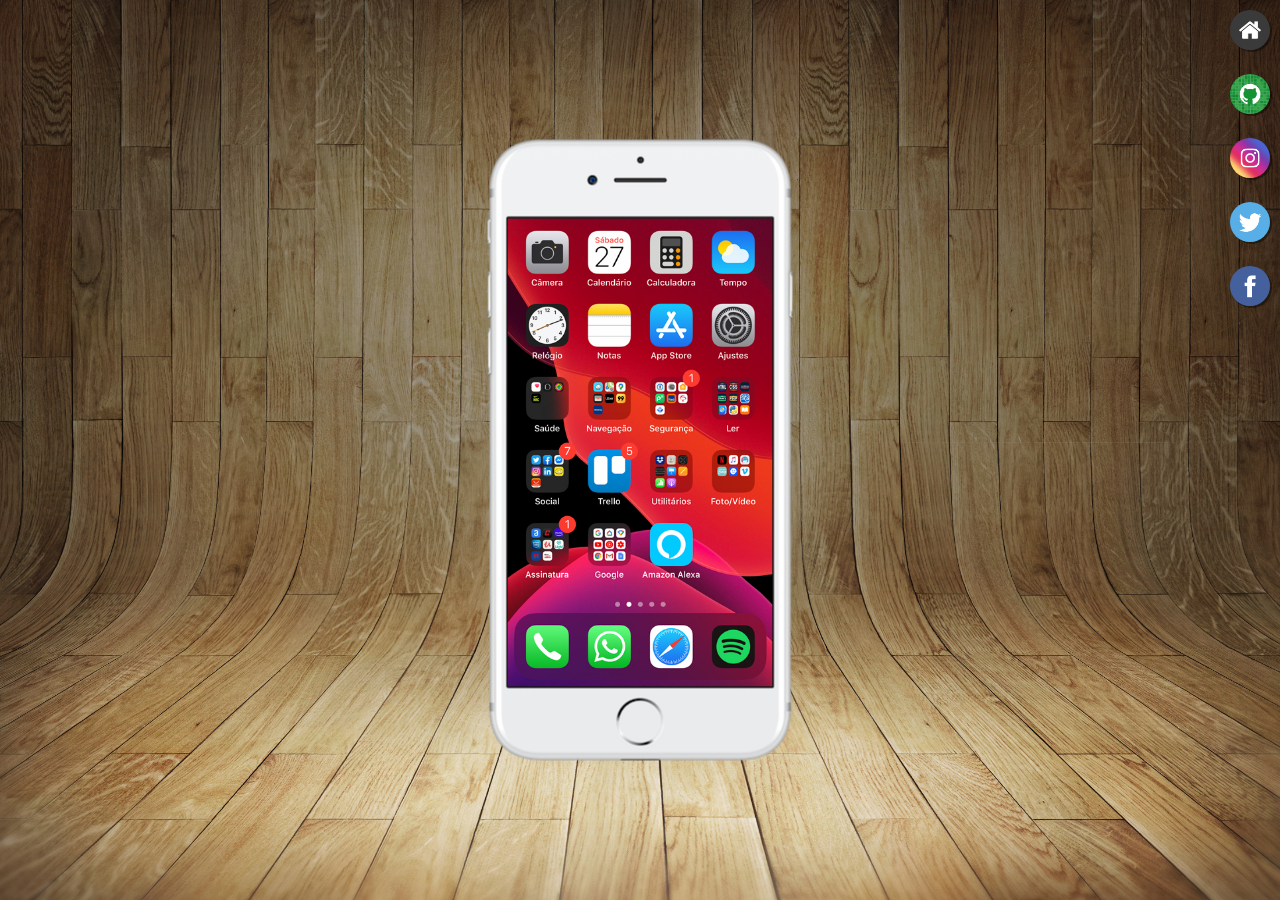
<file: index.html>
<!DOCTYPE html>
<html lang="pt-br">
<head>
    <meta charset="UTF-8">
    <meta http-equiv="X-UA-Compatible" content="IE=edge">
    <meta name="viewport" content="width=device-width, initial-scale=1.0">
    <link rel="shortcut icon" href="favicon.ico" type="image/x-icon">
    <link rel="stylesheet" href="style.css">
    <title>Redes Sociais</title>
</head>
<body>
    <main>
        <section id="telefone">
            <iframe src="home.html" id="tela" name="tela" frameborder="0"></iframe>
        </section>
        <section id="redes-sociais">
            <a href="home.html" target="tela"><img src="imagens/logo-home.jpg" alt="Home"></a>
            <br>
            <a href="github.html" target="tela"><img src="imagens/logo-github.jpg" alt="GitHub"></a>
            <br>
            <a href="Instagram.html" target="tela"><img src="imagens/logo-instagram.jpg" alt="Instagram"></a>
            <br>
            <a href="twitter.html" target="tela"><img src="imagens/logo-twitter.jpg" alt="Twitter"></a>
            <br>
            <a href="facebook.html" target="tela"><img src="imagens/logo-facebook.jpg" alt="Facebook"></a>

        </section>
    </main>
</body>
</html>
</file>
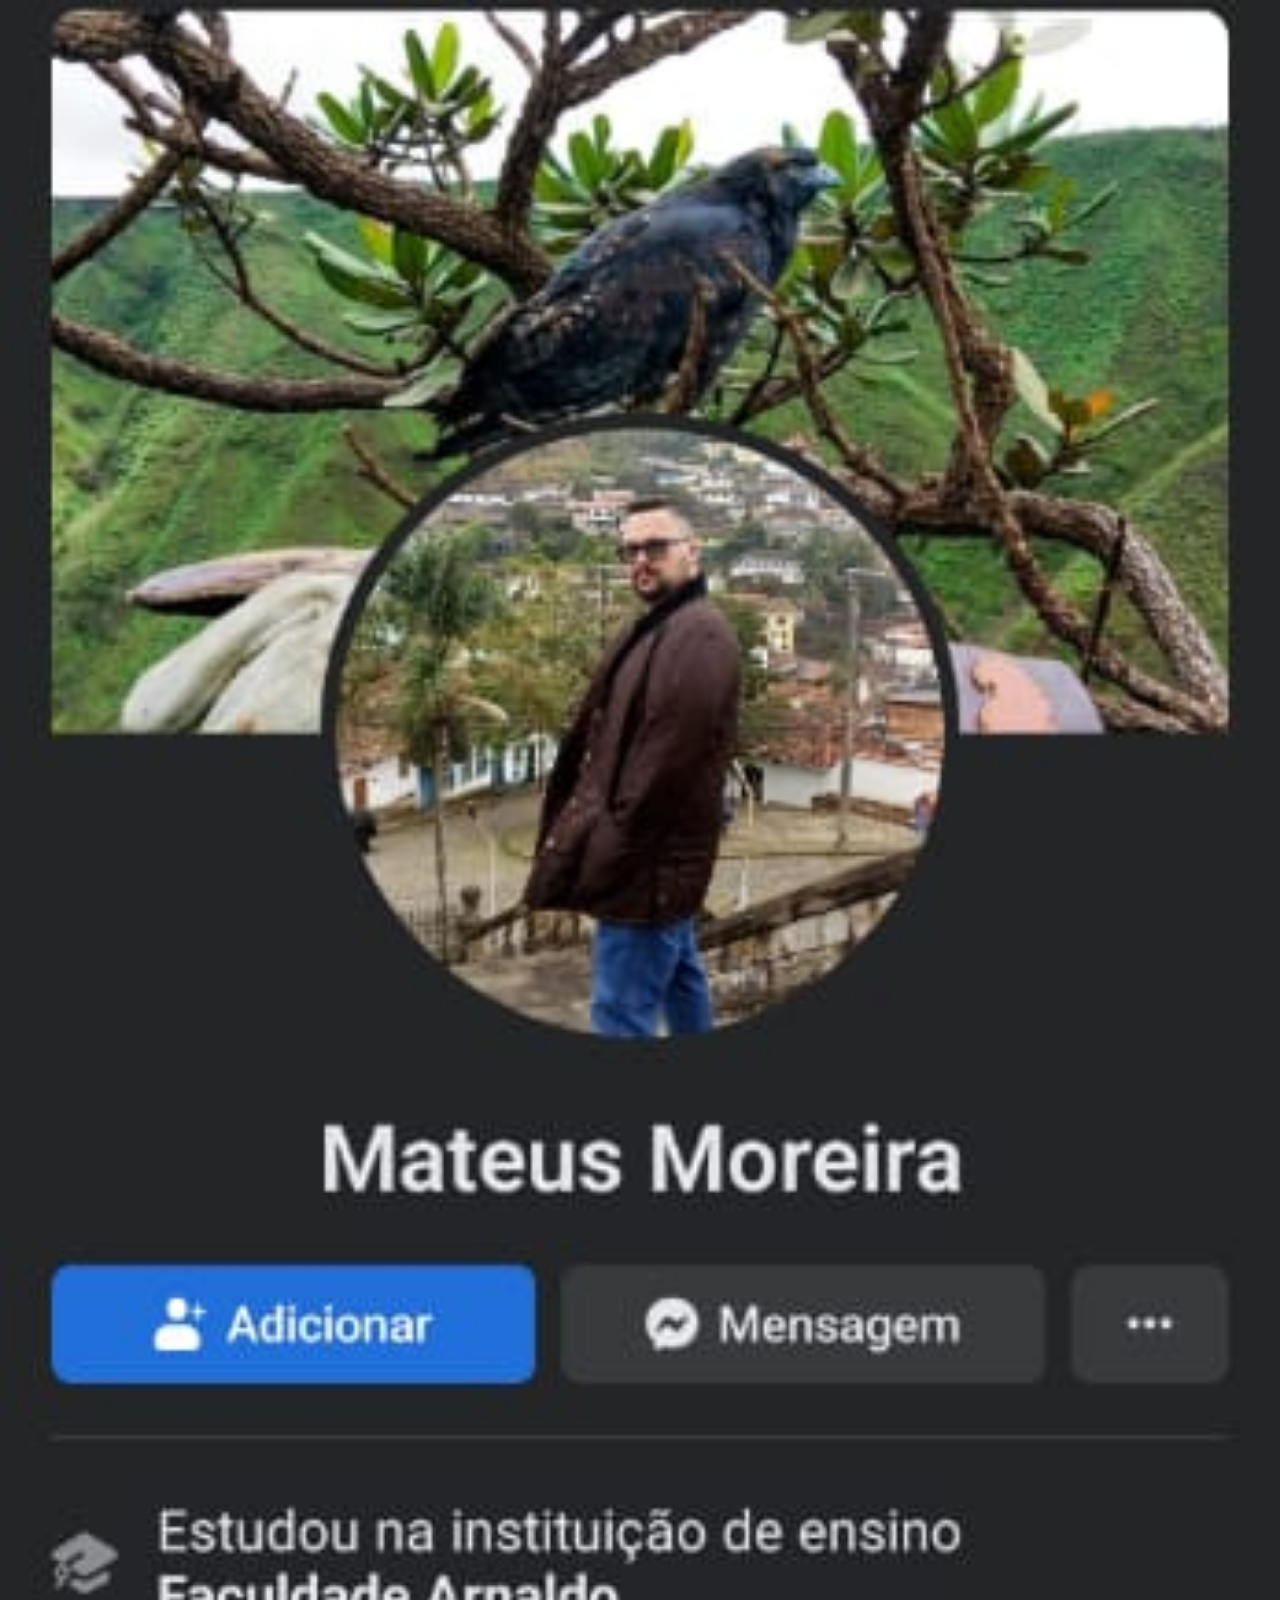
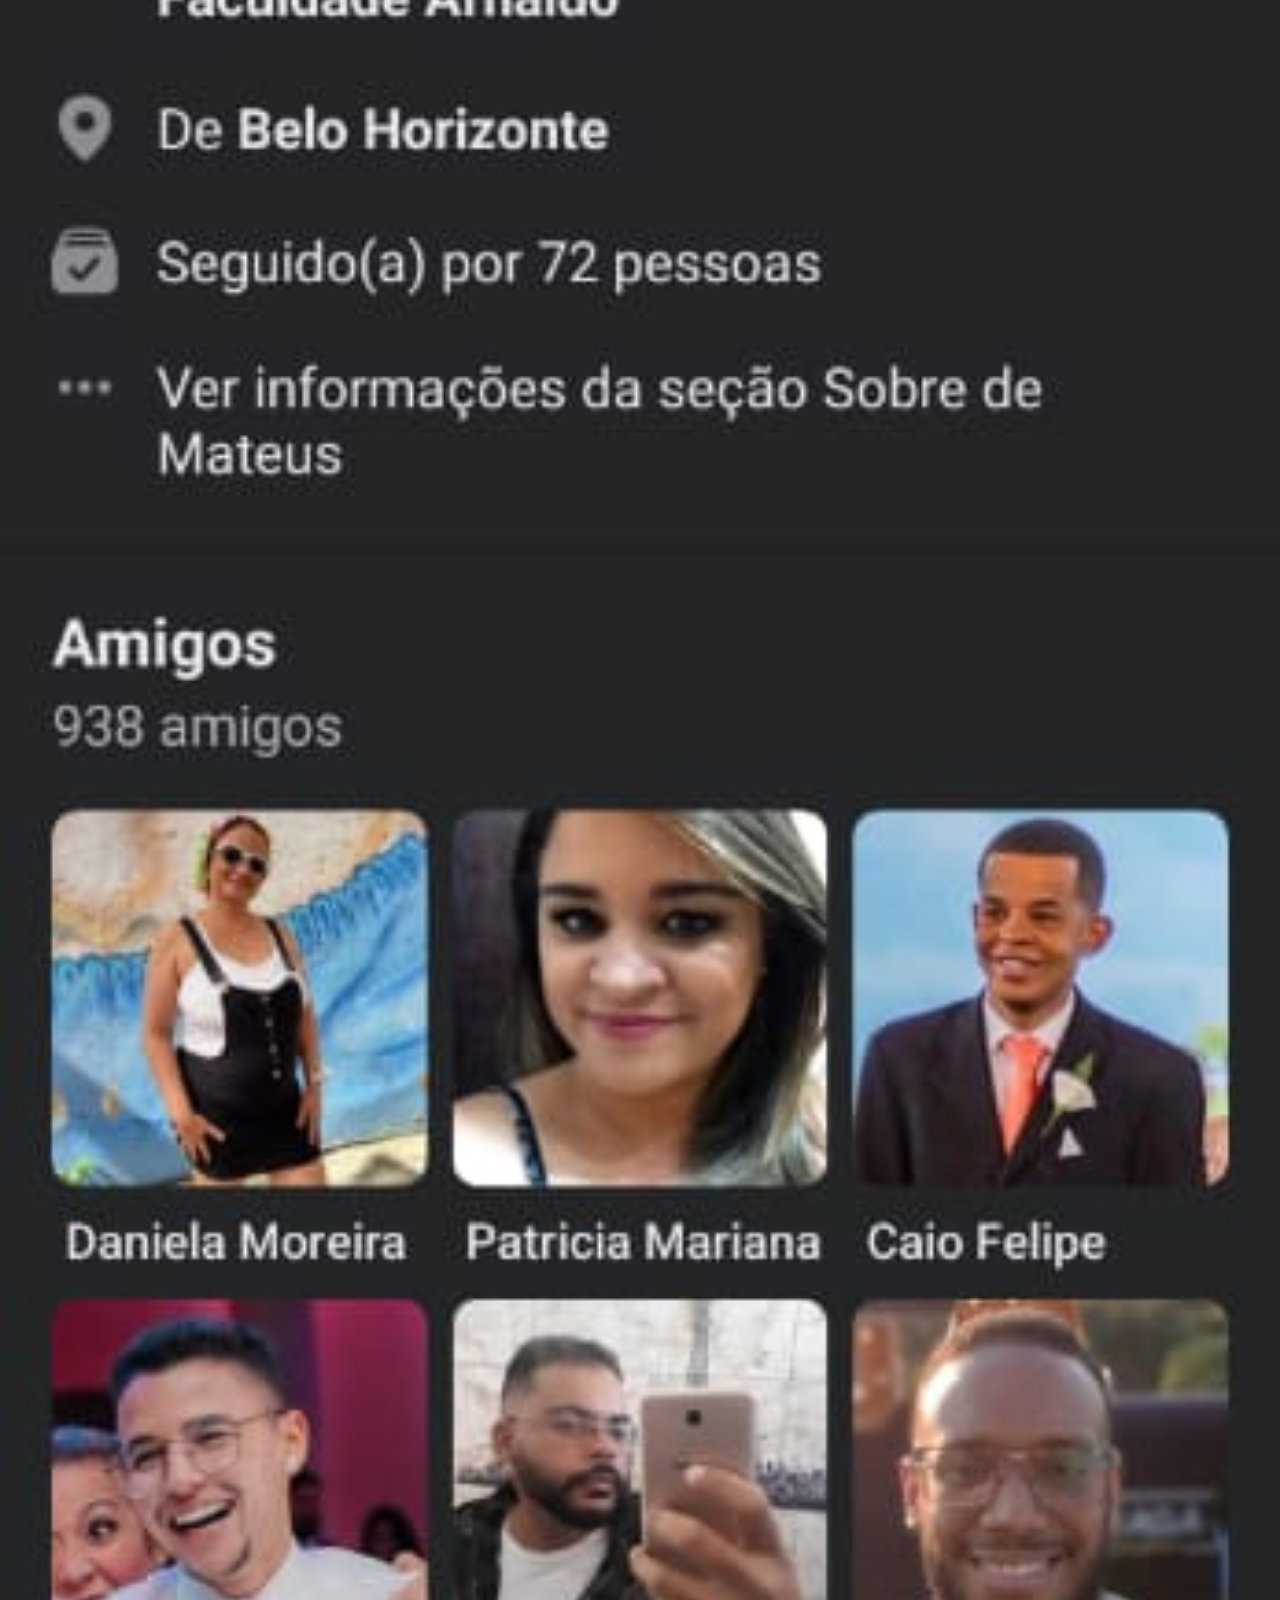
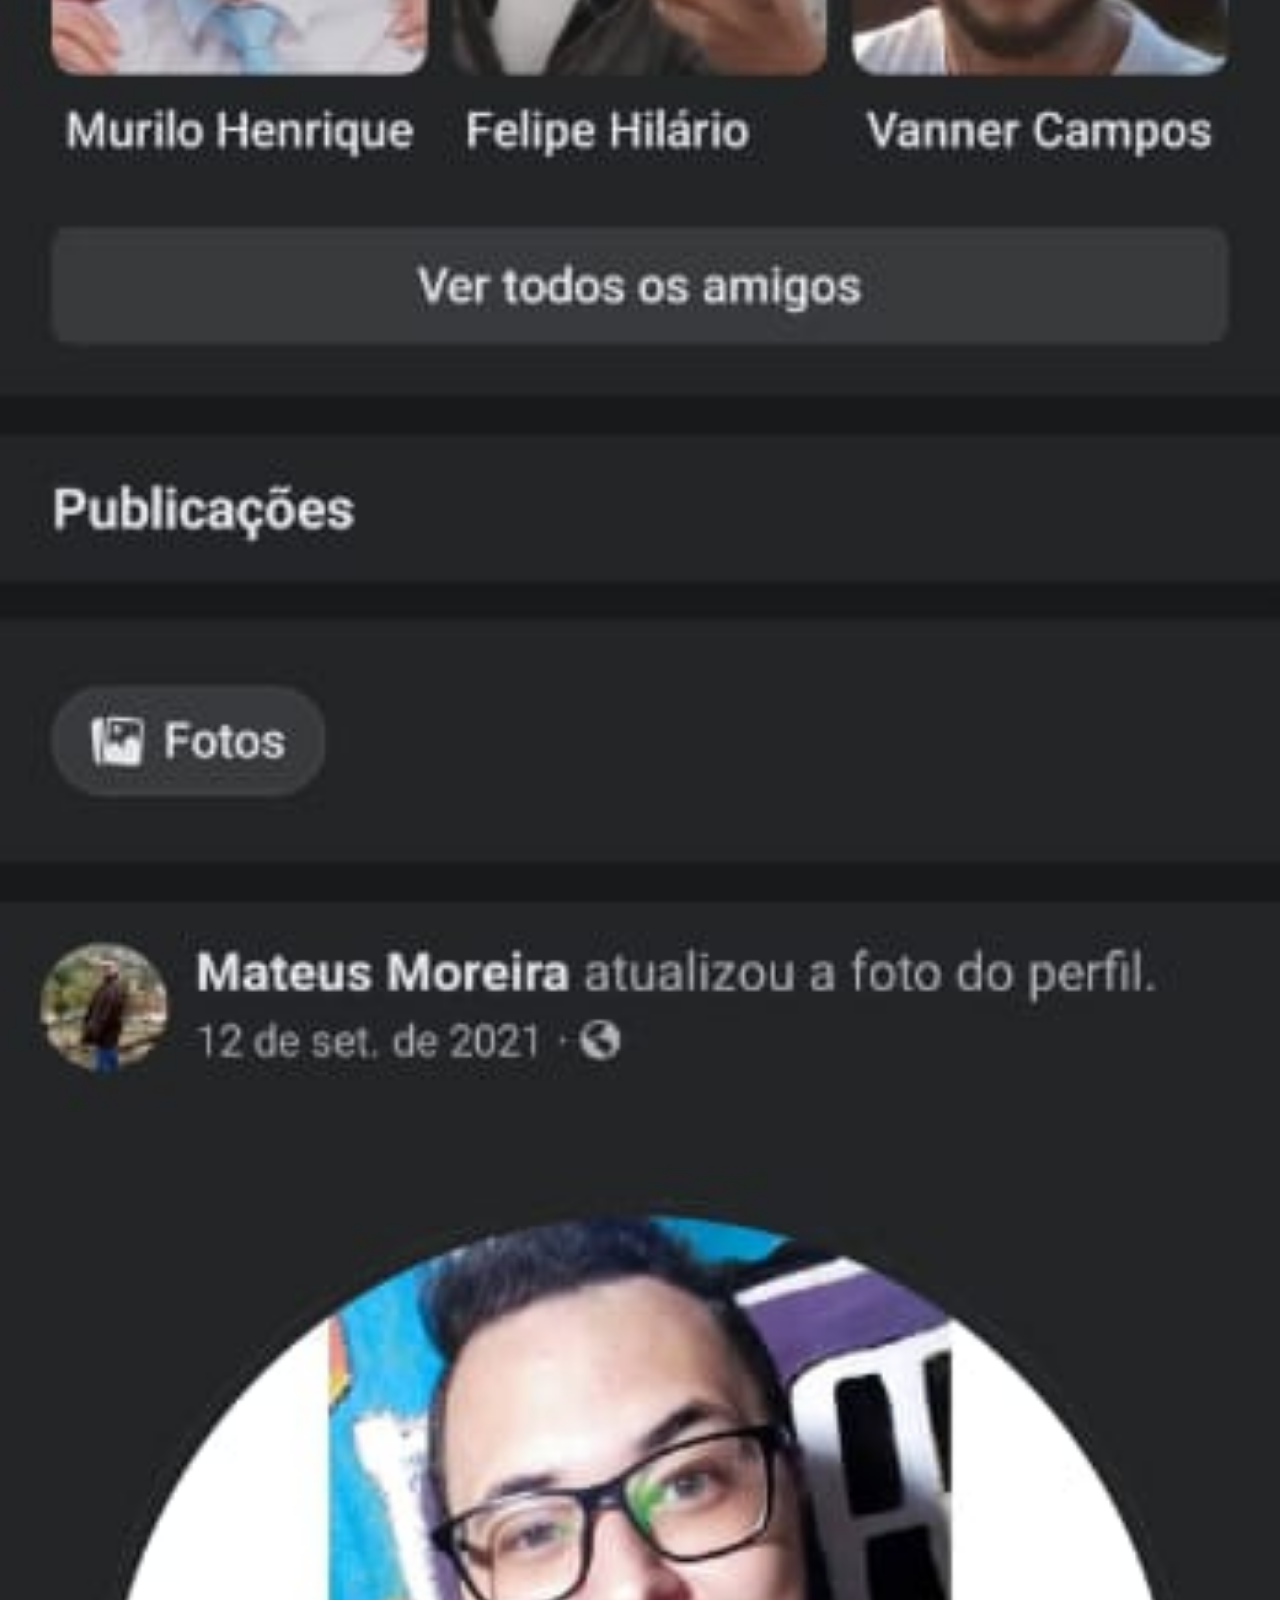
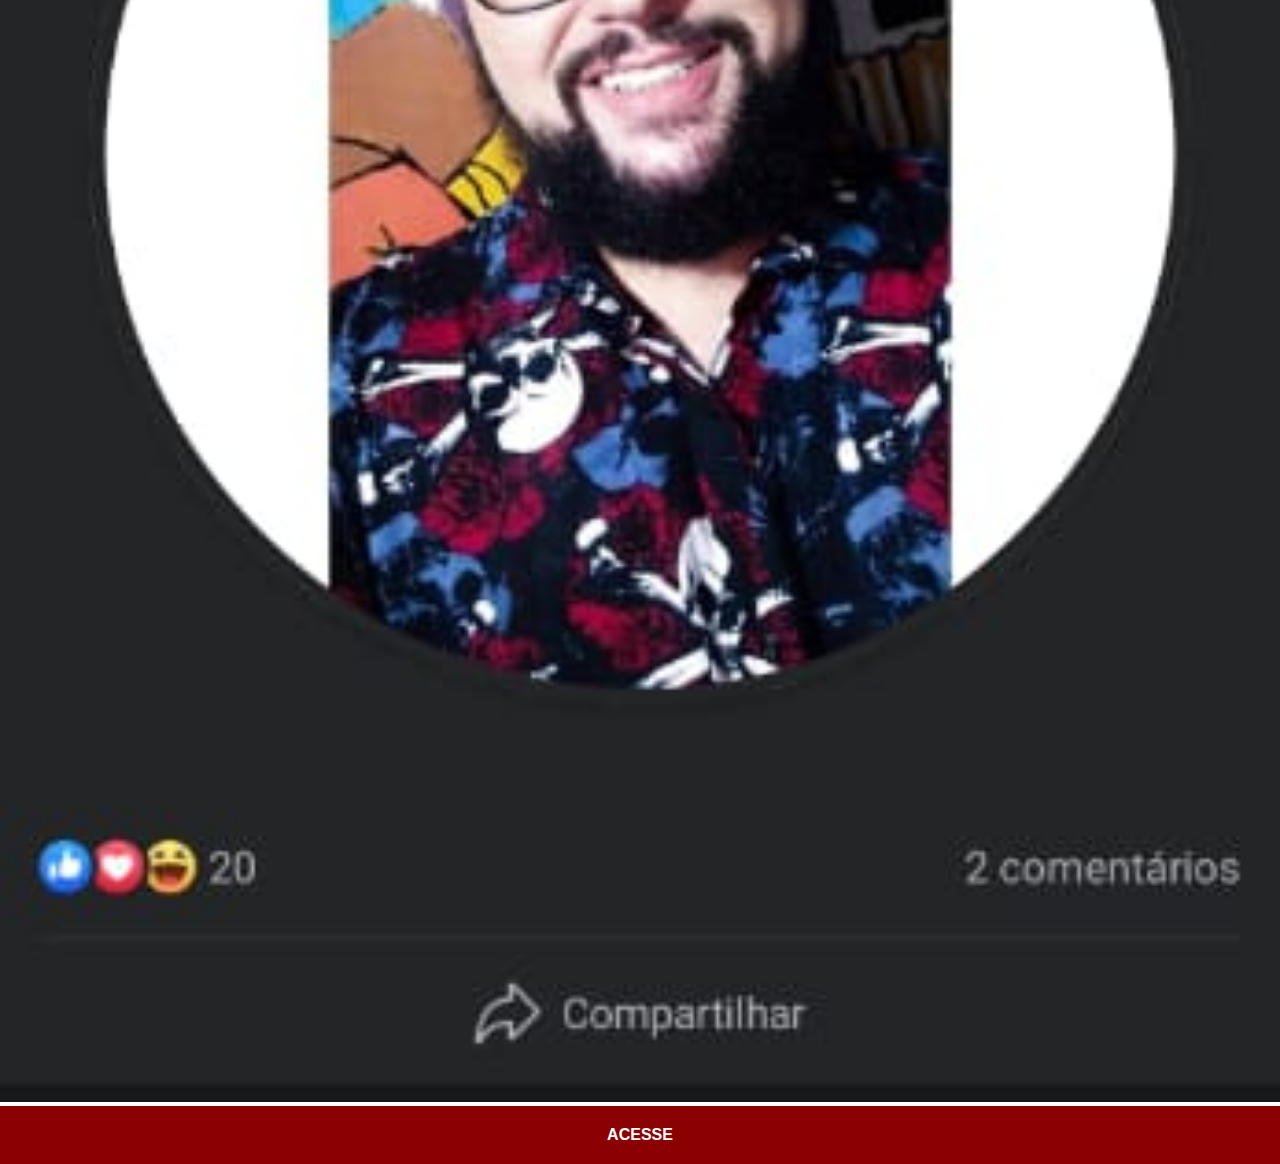
<file: facebook.html>
<!DOCTYPE html>
<html lang="pt-br">
<head>
    <meta charset="UTF-8">
    <meta http-equiv="X-UA-Compatible" content="IE=edge">
    <meta name="viewport" content="width=device-width, initial-scale=1.0">
    <link rel="stylesheet" href="social.css">
    <title>Facebook</title>
</head>
<body>
    <img src="imagens/facebook.jpeg" alt="Facebook">
    <a href="https://www.facebook.com/mateus.moreira2/" target="_blank">ACESSE</a>
</body>
</html>
</file>
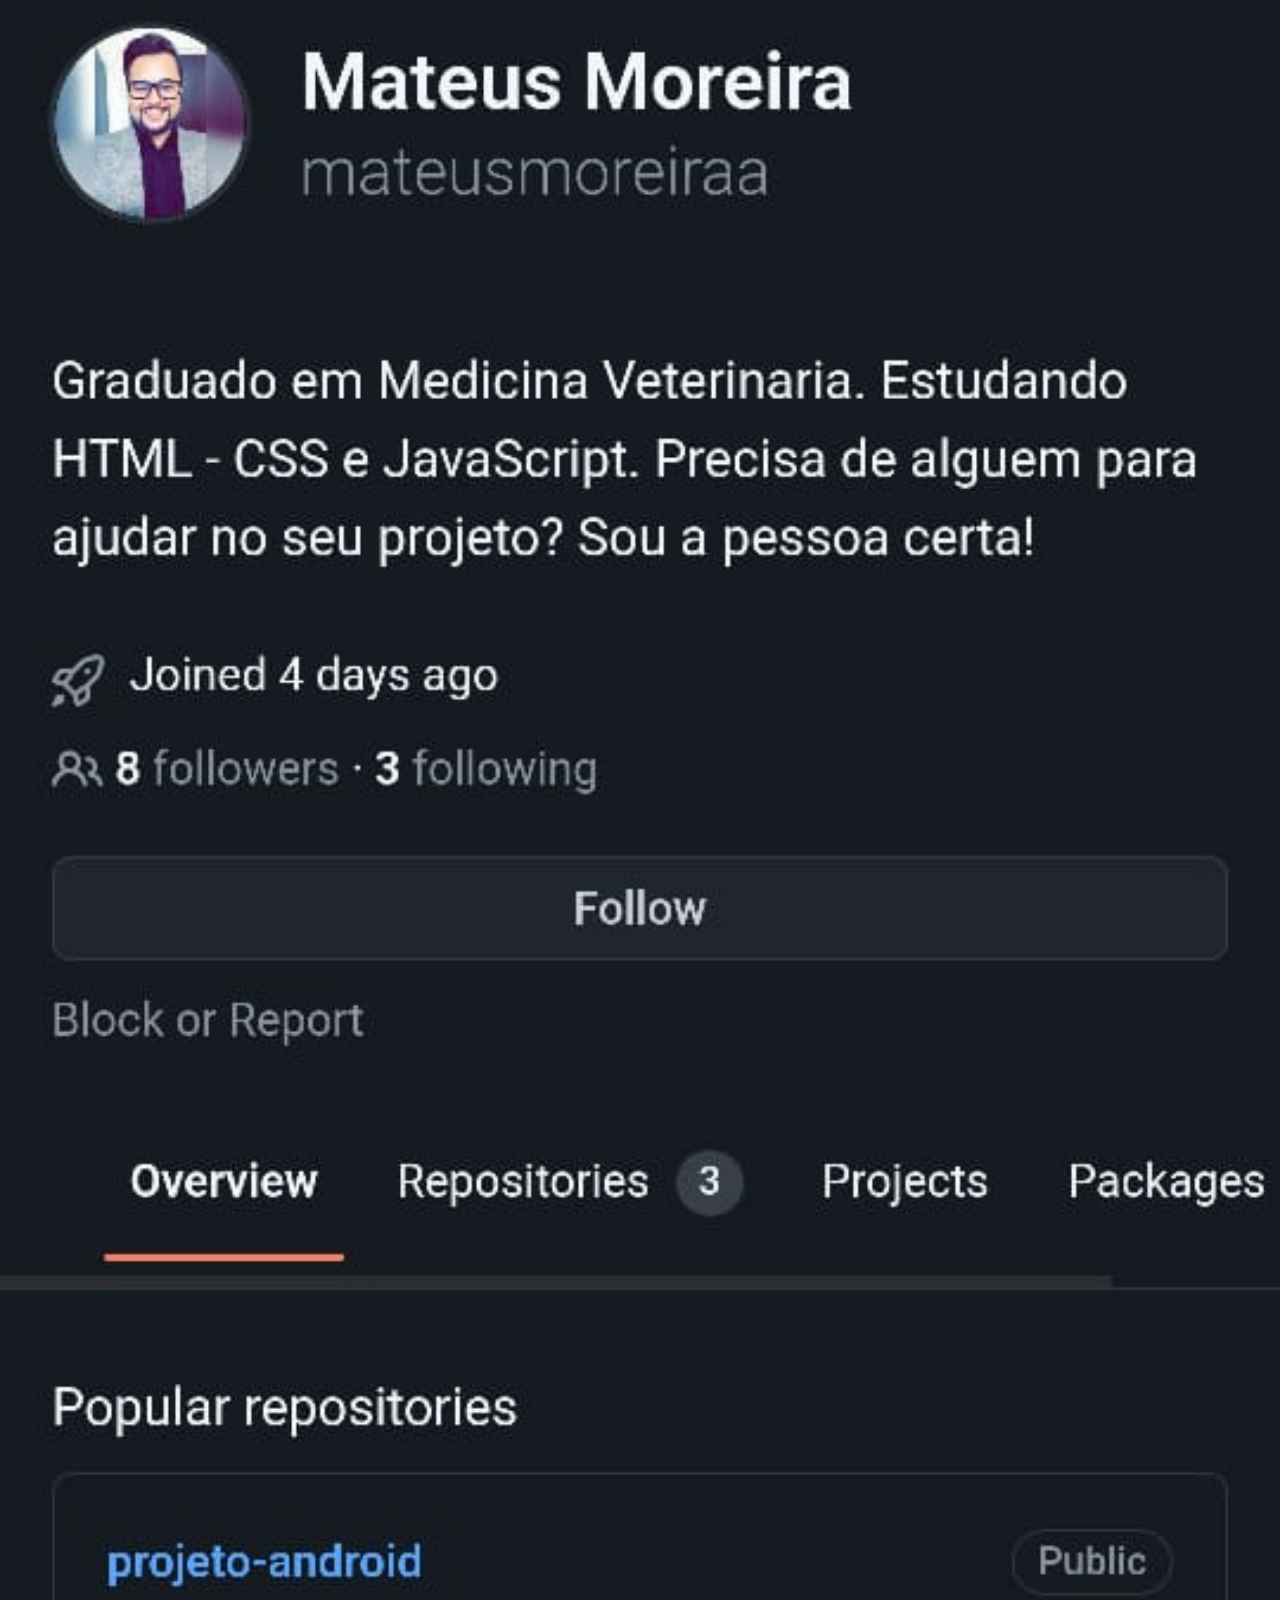
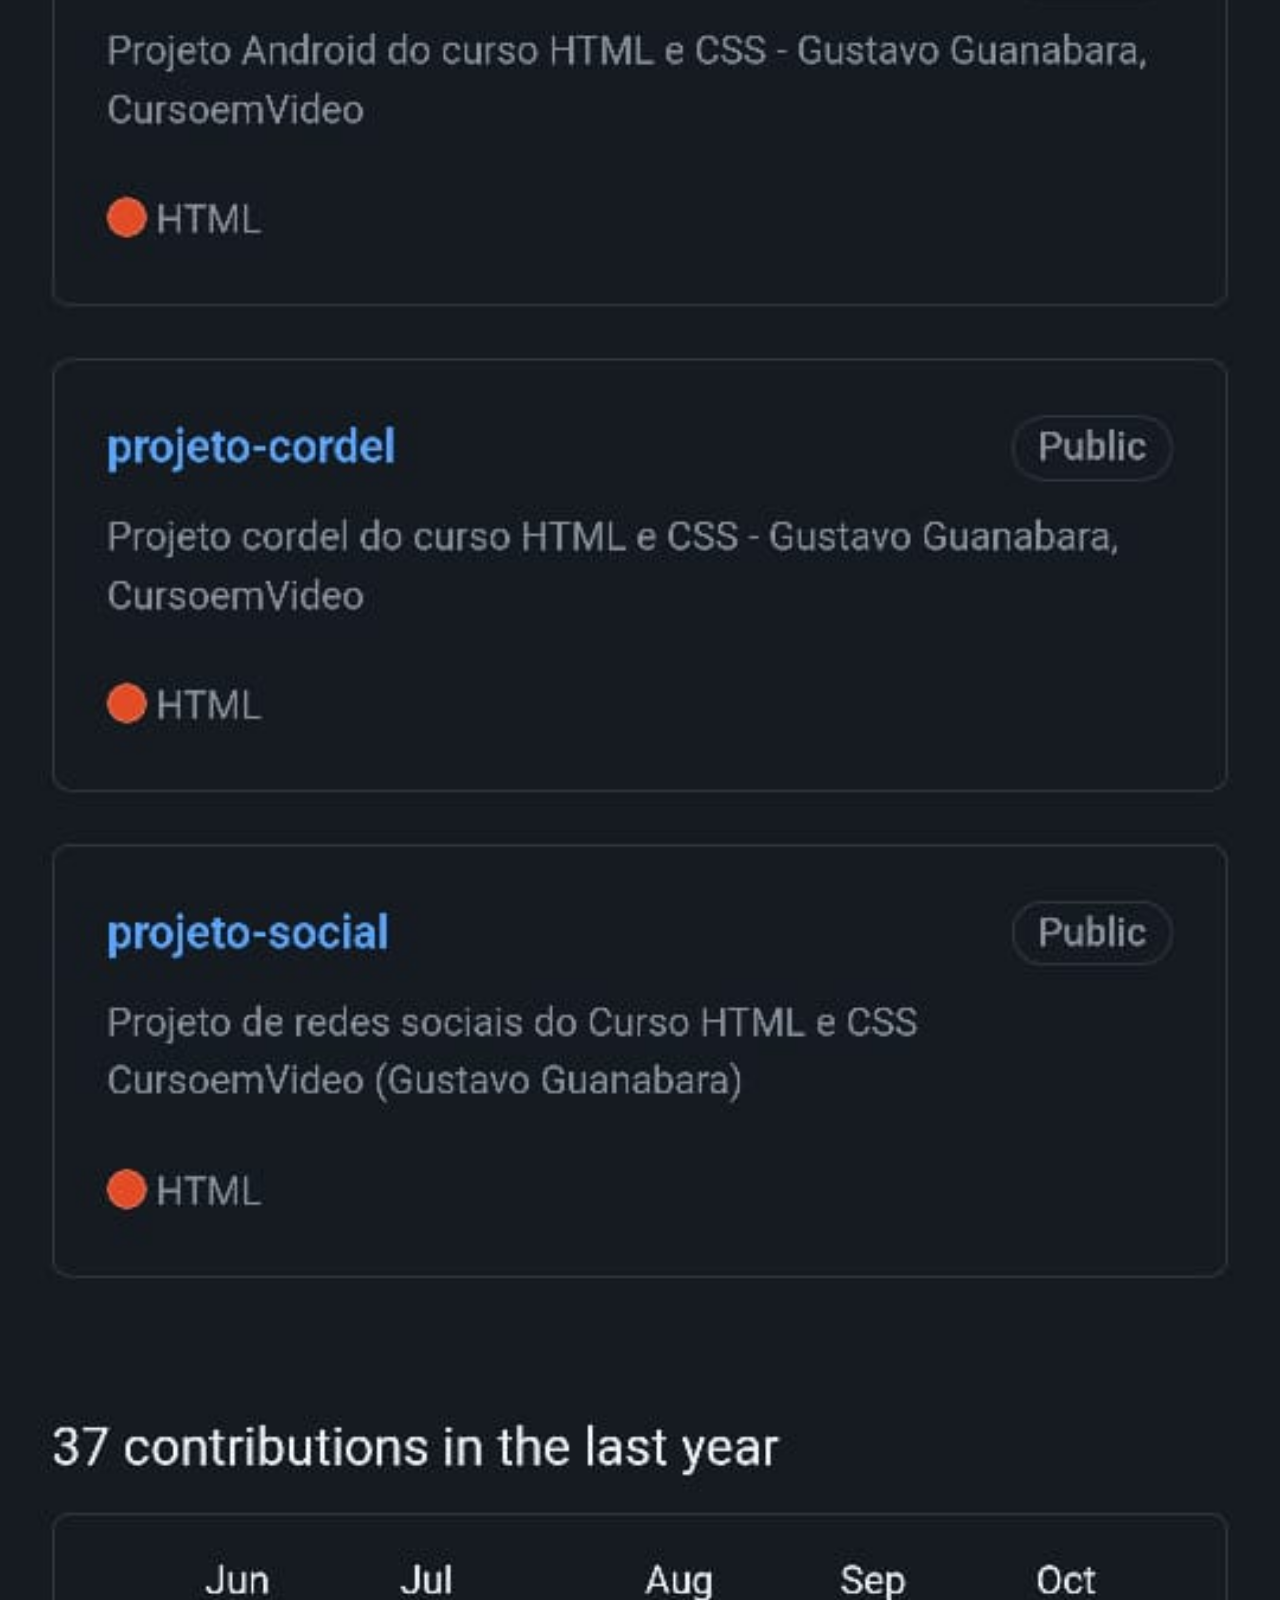
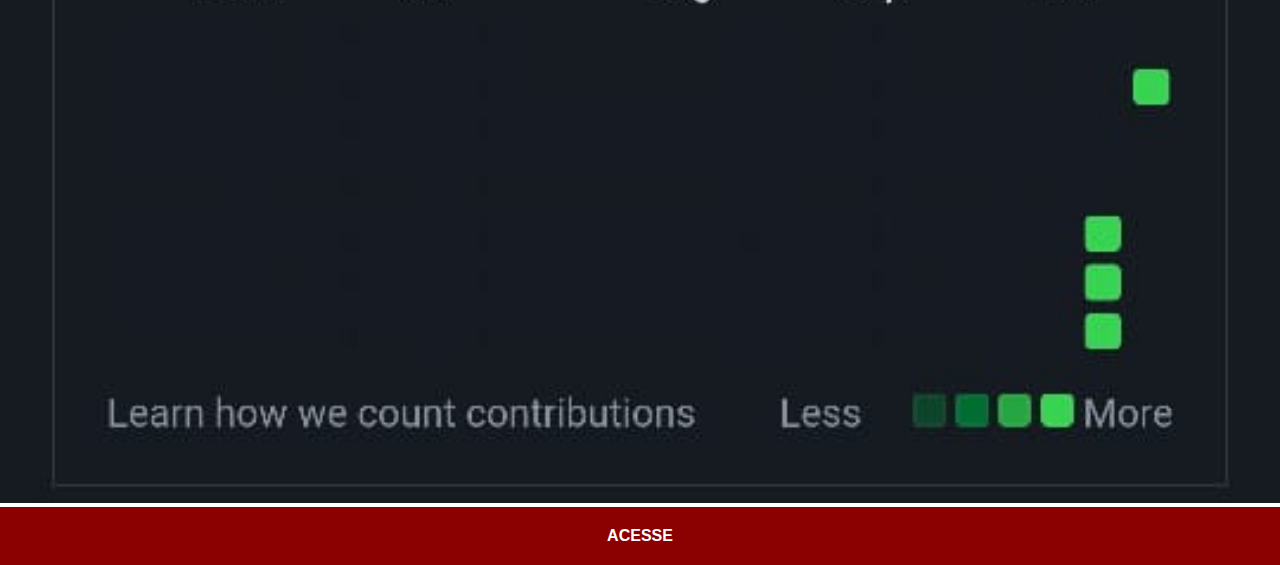
<file: github.html>
<!DOCTYPE html>
<html lang="pt-br">
<head>
    <meta charset="UTF-8">
    <meta http-equiv="X-UA-Compatible" content="IE=edge">
    <meta name="viewport" content="width=device-width, initial-scale=1.0">
    <link rel="stylesheet" href="social.css">
    <title>Document</title>
</head>
<body>
    <img src="imagens/Github.jpeg" alt="GitHub">
    <a href="https://github.com/mateusmoreiraa" target="_blank">ACESSE</a>
</body>
</html>
</file>
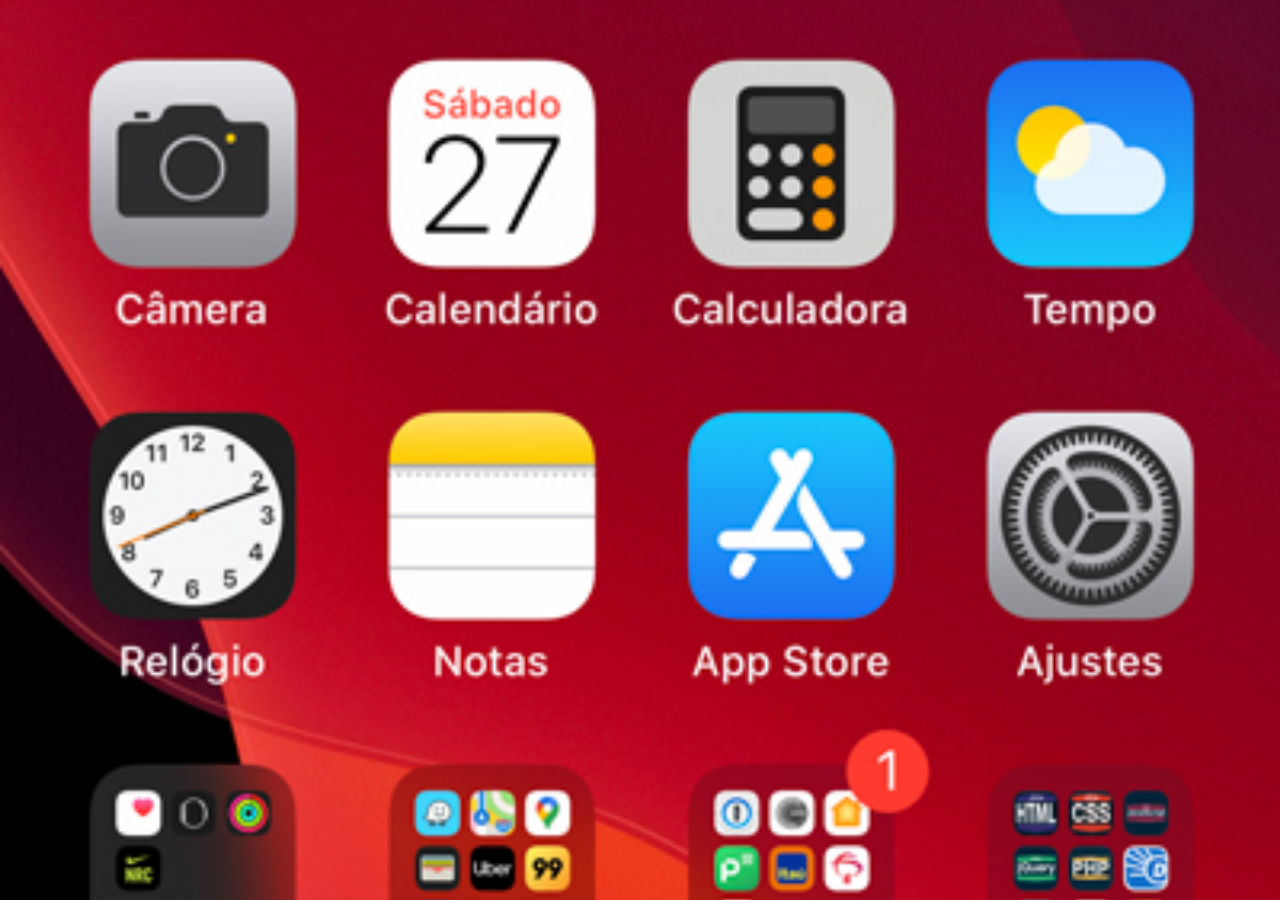
<file: home.html>
<!DOCTYPE html>
<html lang="pt-br">
<head>
    <meta charset="UTF-8">
    <meta http-equiv="X-UA-Compatible" content="IE=edge">
    <meta name="viewport" content="width=device-width, initial-scale=1.0">
    <title>Home</title>
    <style>
        *{
            margin: 0px;
            padding: 0px
        }
        body{
            height: 100vh;
            width: 100vw;
            background: black url("imagens/tela-home.jpg") no-repeat top center;
            background-size: cover;
        }
    </style>
</head>
<body>
    
</body>
</html>
</file>
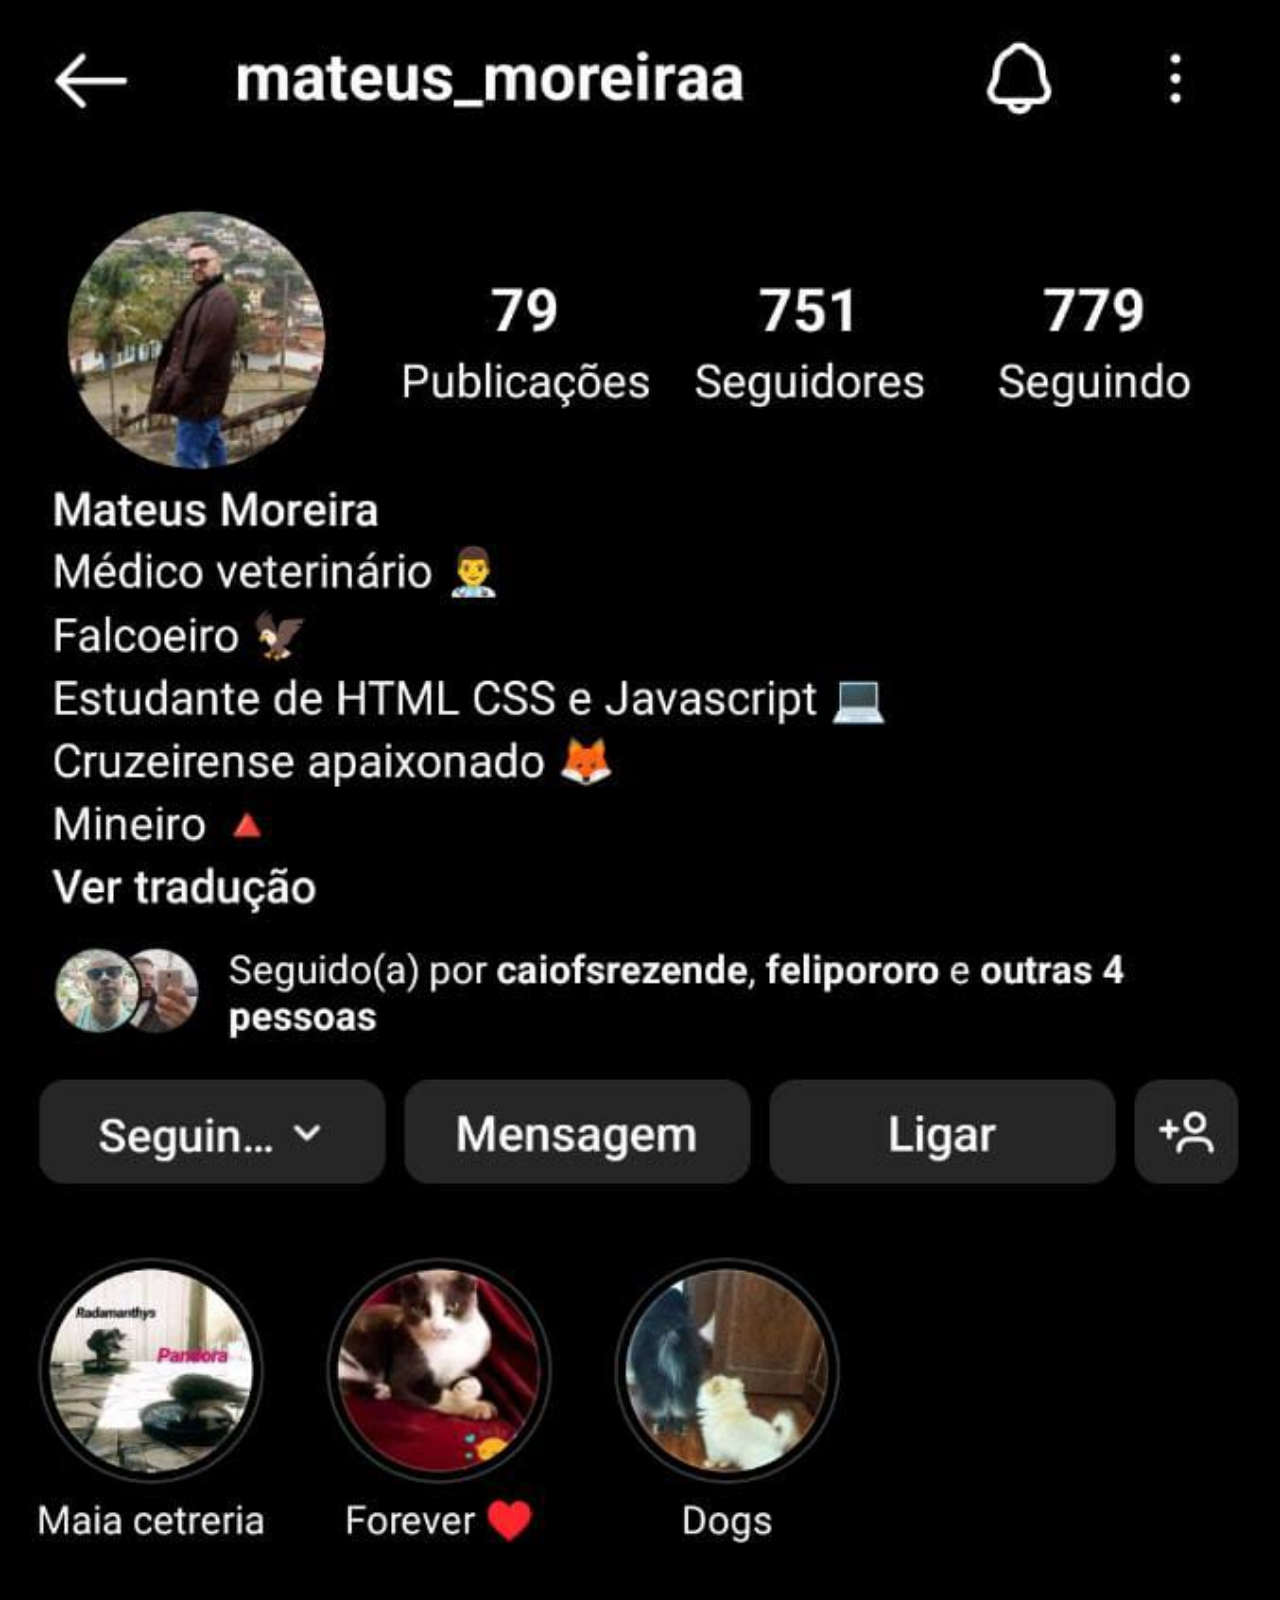
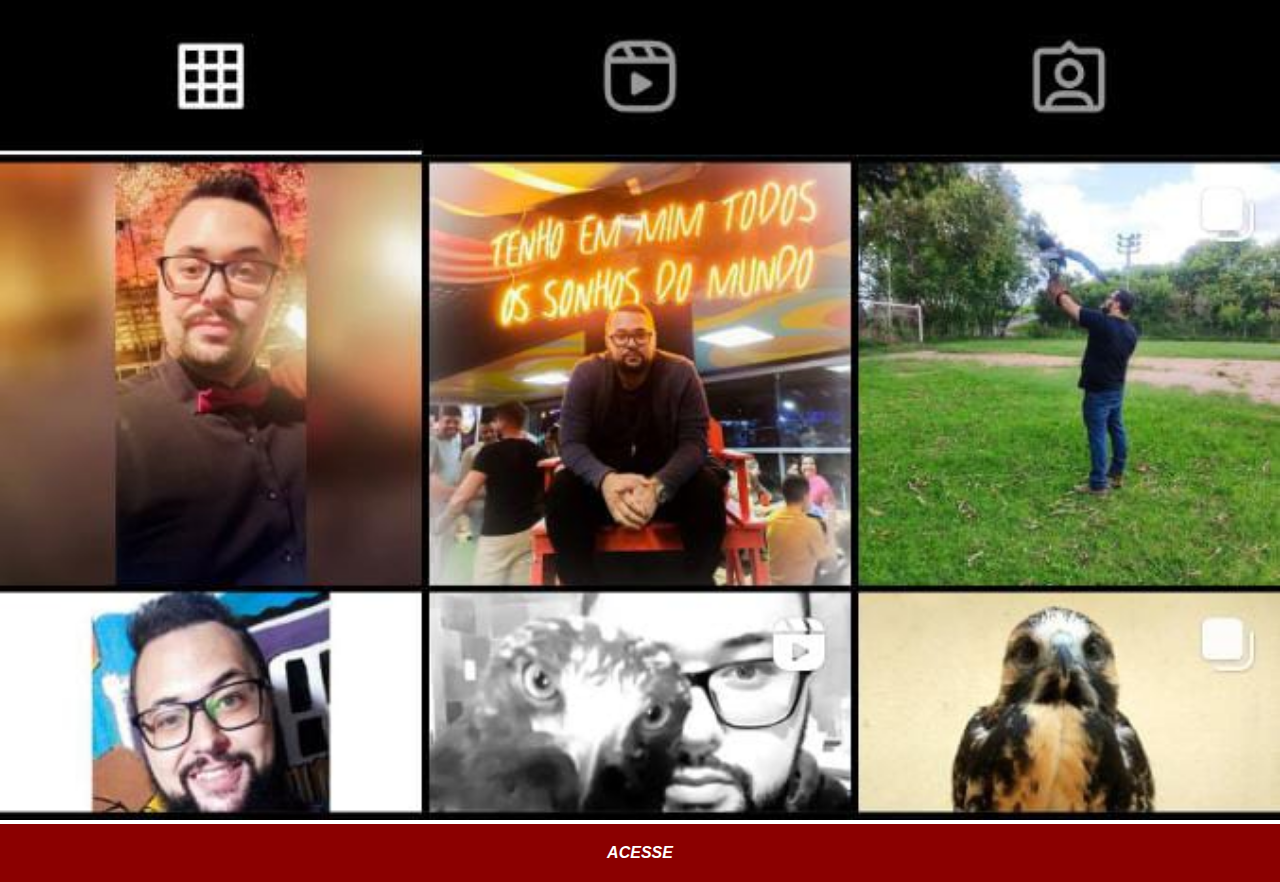
<file: Instagram.html>
<!DOCTYPE html>
<html lang="pt-br">
<head>
    <meta charset="UTF-8">
    <meta http-equiv="X-UA-Compatible" content="IE=edge">
    <meta name="viewport" content="width=device-width, initial-scale=1.0">
    <link rel="stylesheet" href="social.css">
    <title>Instagram</title>
</head>
<body>
    <img src="imagens/instagram.jpeg" alt="Instagram">
    <a href="https://www.instagram.com/mateus_moreiraa/" target="_blank"><em>ACESSE</em></a>
</body>
</html>
</file>
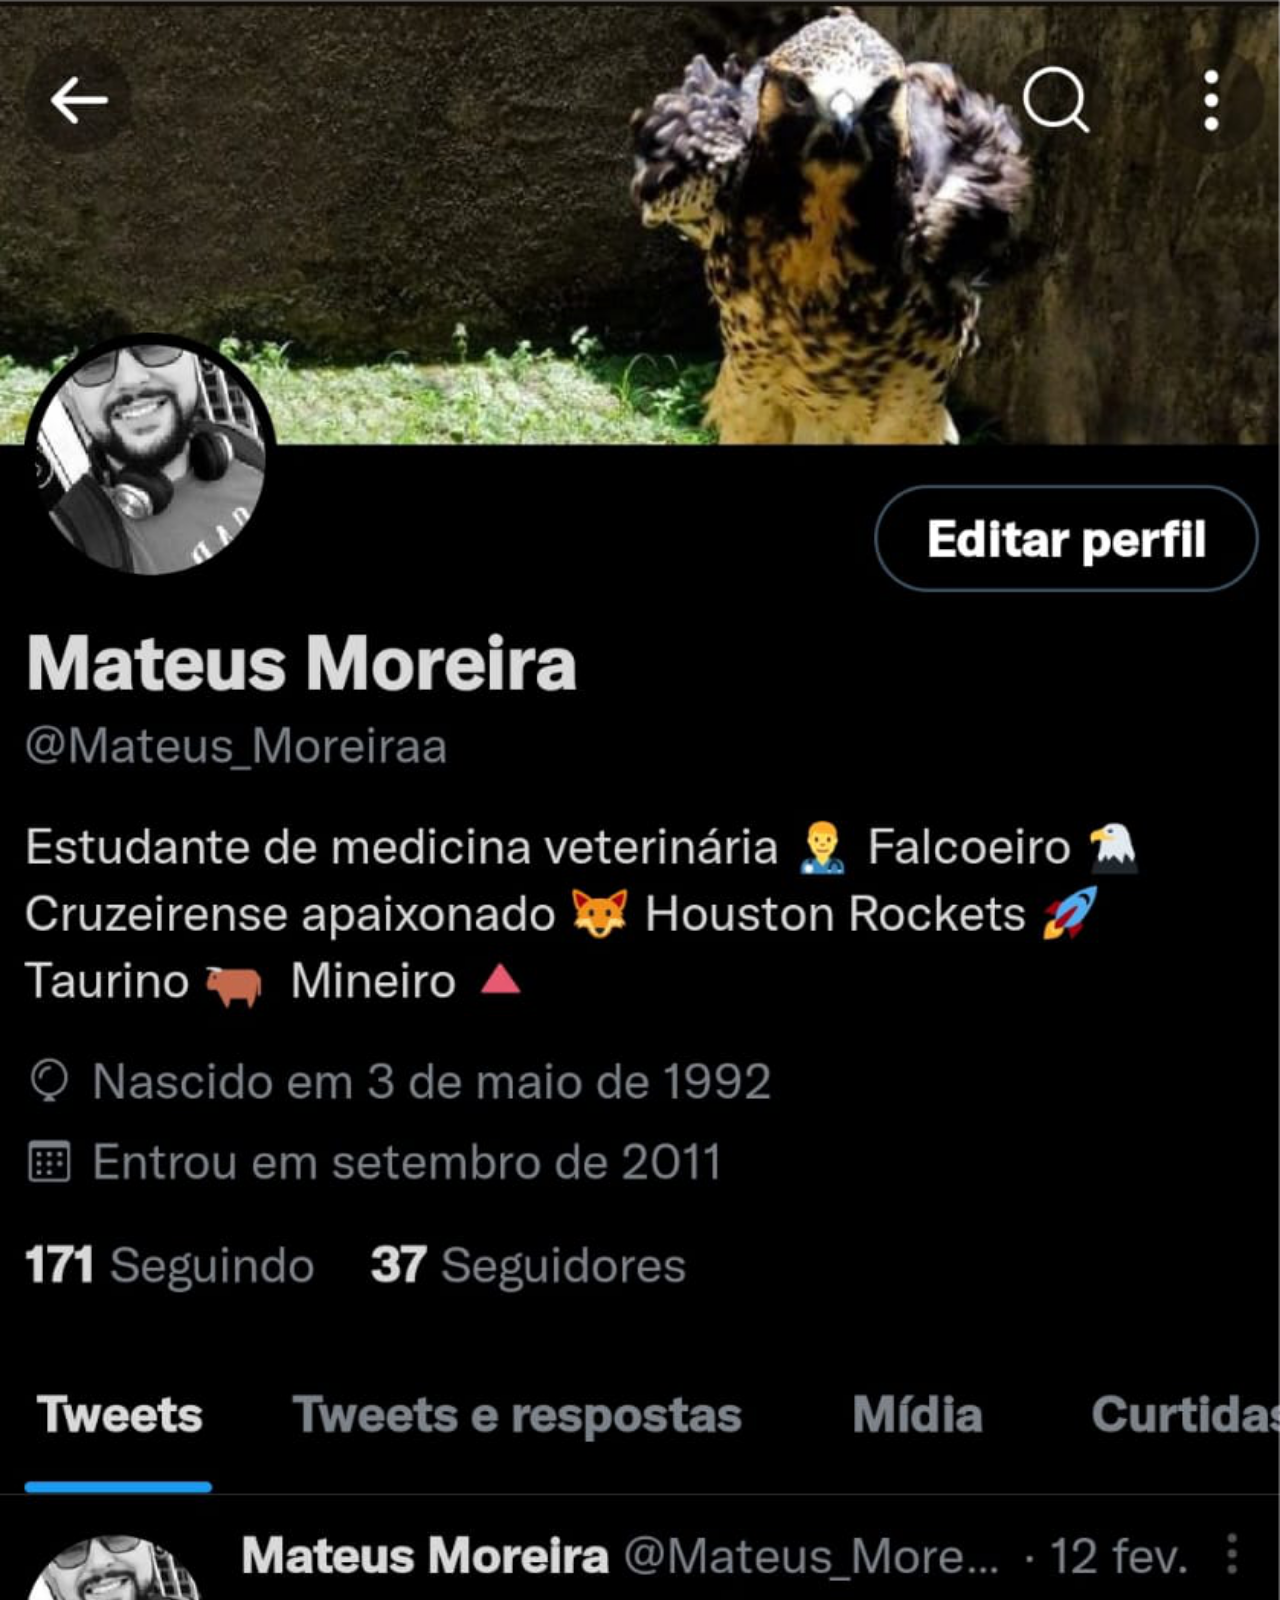
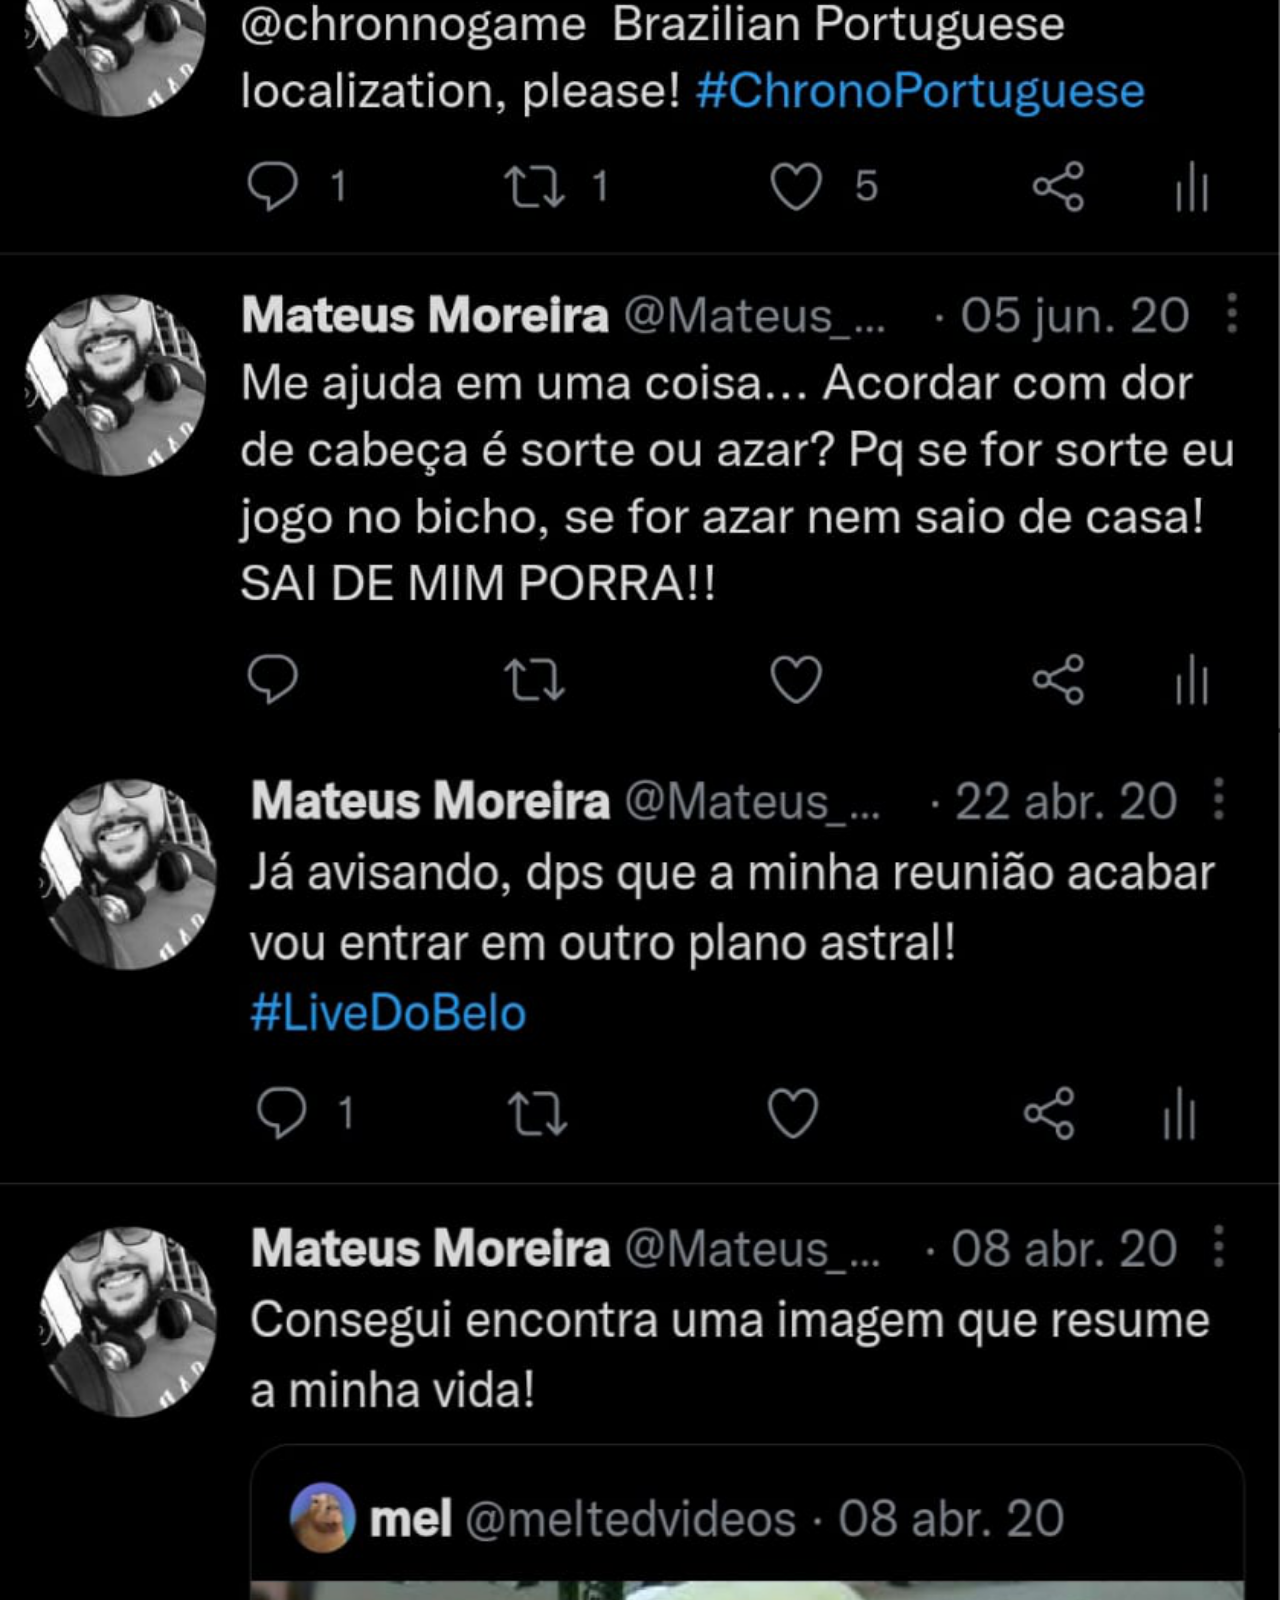
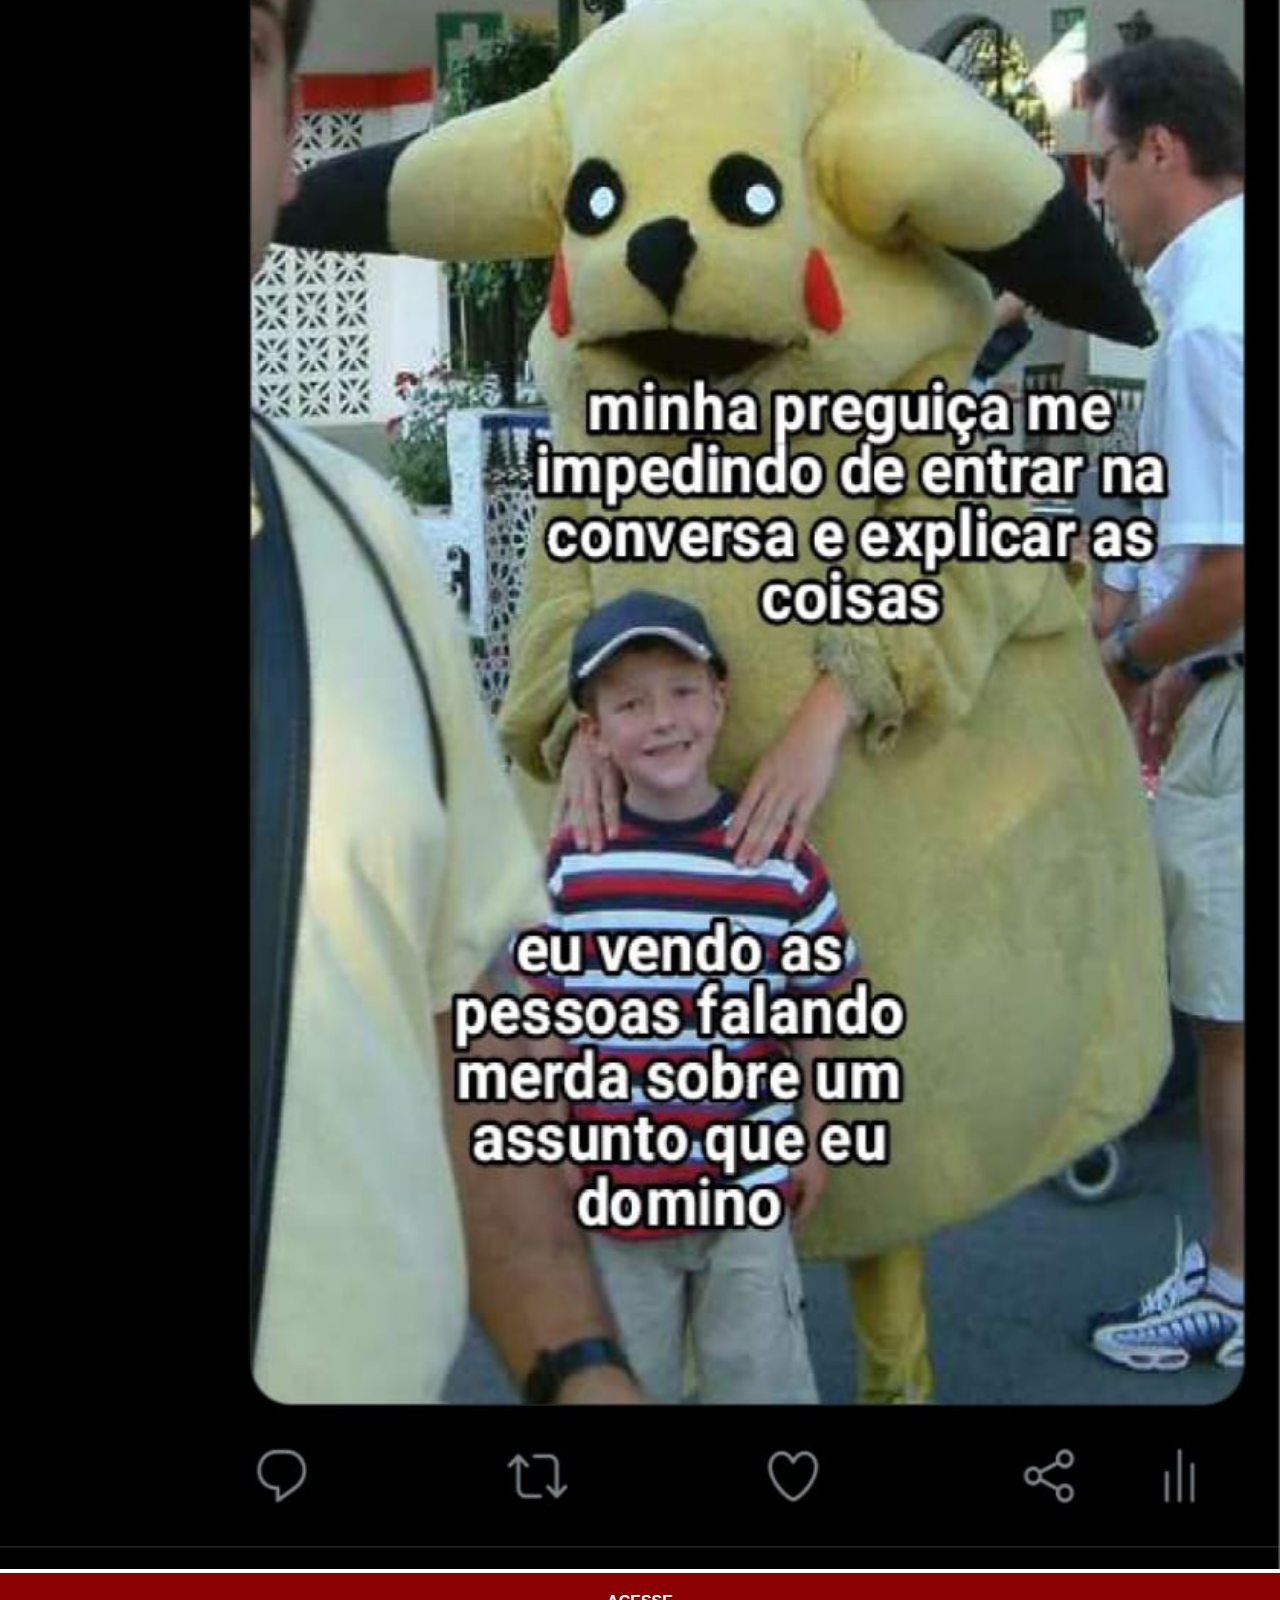
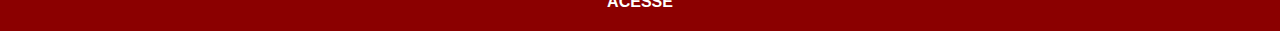
<file: twitter.html>
<!DOCTYPE html>
<html lang="pt-br">
<head>
    <meta charset="UTF-8">
    <meta http-equiv="X-UA-Compatible" content="IE=edge">
    <meta name="viewport" content="width=device-width, initial-scale=1.0">
    <link rel="stylesheet" href="social.css">
    <title>Twitter</title>
</head>
<body>
    <img src="imagens/twitter.png" alt="Twitter">
    <a href="https://twitter.com/Mateus_Moreiraa" target="_blank">ACESSE</a>
</body>
</html>
</file>
<file: style.css>
@charset "UTF-8";

*{
    margin: 0px;
    padding: 0px;
    font-family: Arial, Helvetica, sans-serif;
}

html, body {
    height: 100vh;
    width: 100vw;
    background-color: black;
}

body {
    background: url('imagens/fundo-madeira.jpg') no-repeat top center;
    background-size: cover;
    background-attachment: fixed;
}
main{
    height: 100vh;
    position: relative;

}
section#telefone {
    height: 627px;
    width: 311px;
    background: url('imagens/frame-iphone.png');
    position: absolute;
    top: 50%;
    left: 50%;
    transform: translate(-50%, -50%);
}
iframe#tela {
    position: relative;
    top: 82px;
    left: 23px;
    width: 265px;
    height: 468px;
}
section#redes-sociais{
    text-align: right;

}
section#redes-sociais img {
    border-radius: 50%;
    width: 40px;
    margin: 10px;
    box-shadow: 2px 2px rgba(0, 0, 0, 0.400);
    box-sizing: border-box;
}
section#redes-sociais img:hover {
    border: 2px solid rgba(255, 255, 255, 0.541);
    transform: translate(-3px, -3px);
    box-shadow: 5px 5px 10px rgba(0, 0, 0, 0.616);
    transition: transform .2s, border .3s;
}
</file>
<file: social.css>
@charset "UTF-8";

*{
    margin: 0px;
    padding: 0px;
    font-family: Arial, Helvetica, sans-serif;
}
::-webkit-scrollbar {
    width: 0px;
    height: 0px;
}
img{
    width: 100vw;
}
a{
    display: block;
    background-color: darkred;
    color:white;
    padding: 20px;
    text-align: center;
    font-weight: bolder;
    text-decoration: none;
}
</file>
